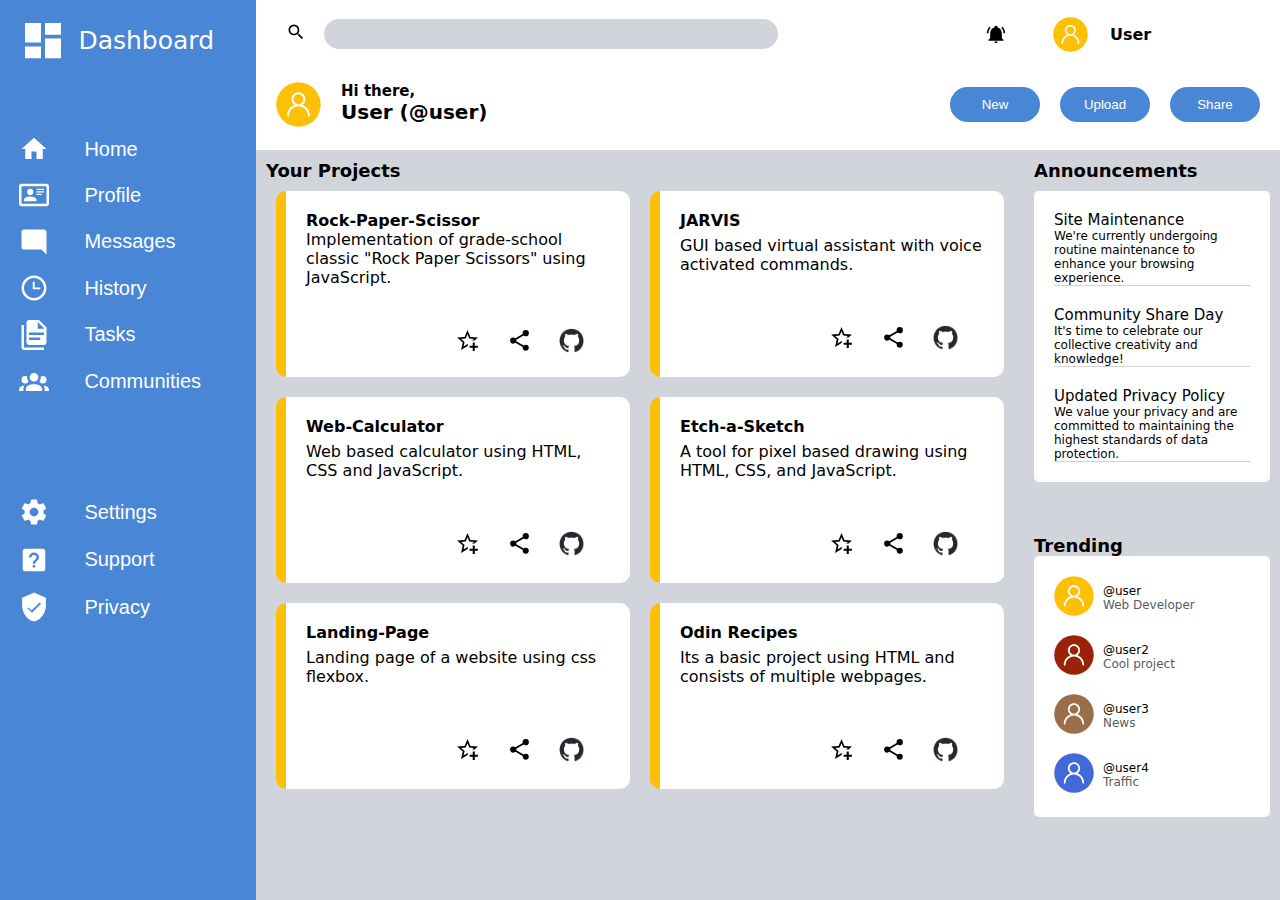
<file: admin-dashboard/index.html>
<!DOCTYPE html>
<html lang="en">

<head>
  <meta charset="UTF-8">
  <meta name="viewport" content="width=device-width, initial-scale=1.0">
  <title>Admin Dashboard</title>
  <link rel="stylesheet" href="./style.css">
</head>

<body>
  <div class="container">
    <div class="sidebar">
      <div class="sidebar-dashboard">
        <div class="dashboard-row">
          <img src="./assets/dashboard.svg" alt="">
          <div>Dashboard</div>
        </div>
      </div>
      <div class="sidebar-functions">
        <div class="sidebar-row">
          <img src="./assets/home.svg" alt="">
          <button>Home</button>
        </div>
        <div class="sidebar-row">
          <img src="./assets/profile.svg" alt="">
          <button>Profile</button>
        </div>
        <div class="sidebar-row">
          <img src="./assets/messages.svg" alt="">
          <button>Messages</button>
        </div>
        <div class="sidebar-row">
          <img src="./assets/history.svg" alt="">
          <button>History</button>
        </div>
        <div class="sidebar-row">
          <img src="./assets/tasks.svg" alt="">
          <button>Tasks</button>
        </div>
        <div class="sidebar-row">
          <img src="./assets/communities.svg" alt="">
          <button>Communities</button>
        </div>
      </div>
      <div class="sidebar-configs">
        <div class="sidebar-row">
          <img src="./assets/settings.svg" alt="">
          <button>Settings</button>
        </div>
        <div class="sidebar-row">
          <img src="./assets/support.svg" alt="">
          <button>Support</button>
        </div>
        <div class="sidebar-row">
          <img src="./assets/privacy.svg" alt="">
          <button>Privacy</button>
        </div>
      </div>

    </div>
    <div class="header">
      <div class="header-upper">
        <div class="search">
          <img src="./assets/search.svg" alt="">
        </div>
        <input type="text" class="search-bar">
        <img src="./assets/notification.svg" alt="" id="notification">
        <img src="./assets/user.svg" alt="" class="user-photo">
        <div class="user">User</div>
      </div>

      <div class="header-lower">
        <div class="user-profile">
          <img src="./assets/user.svg" alt="" class="user-photo">
          <div class="hello-user">
            <div class="greet">Hi there,</div>
            <div class="user">User (@user)</div>
          </div>
        </div>
        <div class="header-buttons">
          <div class="newbtn">
            <button>New</button>
          </div>
          <div class="upload">
            <button>Upload</button>
          </div>
          <div class="header-share">
            <button>Share</button>
          </div>
        </div>
      </div>
    </div>

    <div class="main-content">
      <div class="main-content-project">
        <div class="project-tag">Your Projects</div>
        <div class="your-projects">
          <div class="project-card">
            <div class="project-title">Rock-Paper-Scissor</div>
            <div class="about-project">Implementation of grade-school classic "Rock Paper Scissors" using JavaScript.
            </div>
            <div class="project-buttons">
              <button class="star">
                <img src="./assets/star.svg" alt="star">
              </button>
              <button class="share">
                <img src="./assets/share.svg" alt="share">
              </button>
              <button class="github">
                <img src="./assets/github.png" alt="github">
              </button>
            </div>
          </div>
          <div class="project-card">
            <div class="project-title">JARVIS</div>
            <div class="about-project">GUI based virtual assistant with voice activated commands.
            </div>
            <div class="project-buttons">
              <button class="star">
                <img src="./assets/star.svg" alt="star">
              </button>
              <button class="share">
                <img src="./assets/share.svg" alt="share">
              </button>
              <button class="github">
                <img src="./assets/github.png" alt="github">
              </button>
            </div>
          </div>
          <div class="project-card">
            <div class="project-title">Web-Calculator</div>
            <div class="about-project">Web based calculator using HTML, CSS and JavaScript.
            </div>
            <div class="project-buttons">
              <button class="star">
                <img src="./assets/star.svg" alt="star">
              </button>
              <button class="share">
                <img src="./assets/share.svg" alt="share">
              </button>
              <button class="github">
                <img src="./assets/github.png" alt="github">
              </button>
            </div>
          </div>
          <div class="project-card">
            <div class="project-title">Etch-a-Sketch</div>
            <div class="about-project">A tool for pixel based drawing using HTML, CSS, and JavaScript.
            </div>
            <div class="project-buttons">
              <button class="star">
                <img src="./assets/star.svg" alt="star">
              </button>
              <button class="share">
                <img src="./assets/share.svg" alt="share">
              </button>
              <button class="github">
                <img src="./assets/github.png" alt="github">
              </button>
            </div>
          </div>
          <div class="project-card">
            <div class="project-title">Landing-Page</div>
            <div class="about-project">Landing page of a website using css flexbox.
            </div>
            <div class="project-buttons">
              <button class="star">
                <img src="./assets/star.svg" alt="star">
              </button>
              <button class="share">
                <img src="./assets/share.svg" alt="share">
              </button>
              <button class="github">
                <img src="./assets/github.png" alt="github">
              </button>
            </div>
          </div>
          <div class="project-card">
            <div class="project-title">Odin Recipes</div>
            <div class="about-project">Its a basic project using HTML and consists of multiple webpages.
            </div>
            <div class="project-buttons">
              <button class="star">
                <img src="./assets/star.svg" alt="star">
              </button>
              <button class="share">
                <img src="./assets/share.svg" alt="share">
              </button>
              <button class="github">
                <img src="./assets/github.png" alt="github">
              </button>
            </div>
          </div>
        </div>
      </div>
      <div class="main-content-updates">
        <div class="announcement-container">
          <div class="announcements-tag">Announcements</div>
          <div class="announcements">
            <div class="announcement-content-card">
              <div class="announcement-heading">
                Site Maintenance
              </div>
              <div class="announcement-description">
                We're currently undergoing routine maintenance to enhance your browsing experience.
              </div>
            </div>
            <div class="announcement-content-card">
              <div class="announcement-heading">
                Community Share Day
              </div>
              <div class="announcement-description">
                It's time to celebrate our collective creativity and knowledge!
              </div>
            </div>
            <div class="announcement-content-card">
              <div class="announcement-heading">
                Updated Privacy Policy
              </div>
              <div class="announcement-description">
                We value your privacy and are committed to maintaining the highest standards of data
                protection.
              </div>
            </div>
          </div>
        </div>
        <div class="trending-container">
          <div class="trending-tag">Trending</div>
          <div class="trending">
            <div class="trending-card">
              <div class="trending-logo">
                <img src="./assets/user.svg" alt="profile">
              </div>
              <div class="trending-info">
                <div class="trending-username">
                  @user
                </div>
                <div class="trending-user-description">
                  Web Developer
                </div>
              </div>
            </div>

            <div class="trending-card">
              <div class="trending-logo">
                <img src="./assets/user2.svg" alt="profile">
              </div>
              <div class="trending-info">
                <div class="trending-username">
                  @user2
                </div>
                <div class="trending-user-description">
                  Cool project
                </div>
              </div>
            </div>

            <div class="trending-card">
              <div class="trending-logo">
                <img src="./assets/user3.svg" alt="profile">
              </div>
              <div class="trending-info">
                <div class="trending-username">
                  @user3
                </div>
                <div class="trending-user-description">
                  News
                </div>
              </div>
            </div>

            <div class="trending-card">
              <div class="trending-logo">
                <img src="./assets/user4.svg" alt="profile">
              </div>
              <div class="trending-info">
                <div class="trending-username">
                  @user4
                </div>
                <div class="trending-user-description">
                  Traffic
                </div>
              </div>
            </div>
          </div>
        </div>
      </div>
    </div>
  </div>
  <script src="./script.js" defer></script>
</body>

</html>
</file>
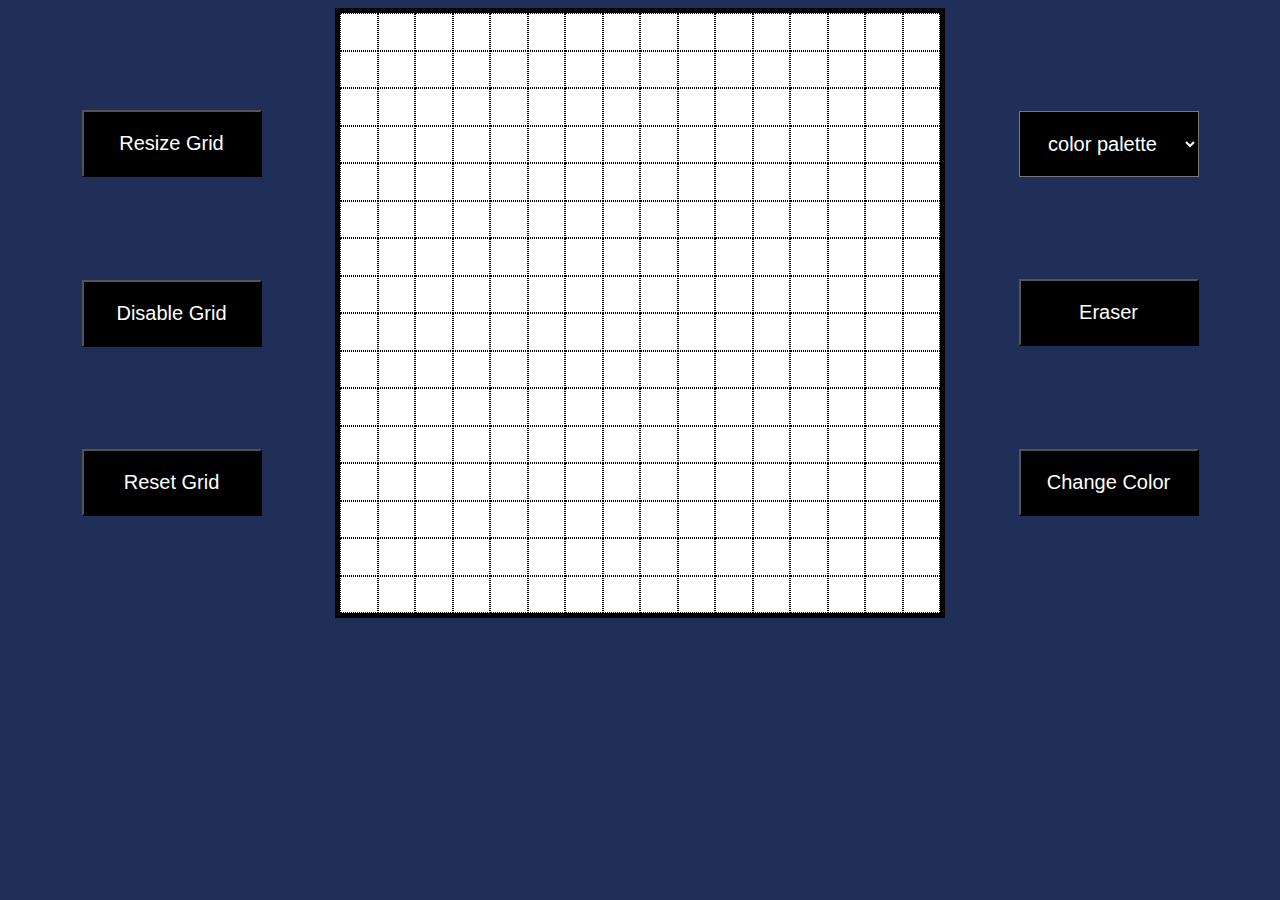
<file: etch-a-sketch/index.html>
<!DOCTYPE html>
<html lang="en">

<head>
  <meta charset="UTF-8">
  <meta name="viewport" content="width=device-width, initial-scale=1.0">
  <title>Etch-a-Sketch</title>
  <script src="script.js" defer></script>
  <link rel="stylesheet" href="style.css">
</head>

<body>
  <div id="boardContainer">
    <div id="boardControlsLeft"></div>
    <div id="board"></div>
    <div id="boardControlsRight"></div>
  </div>
</body>

</html>
</file>
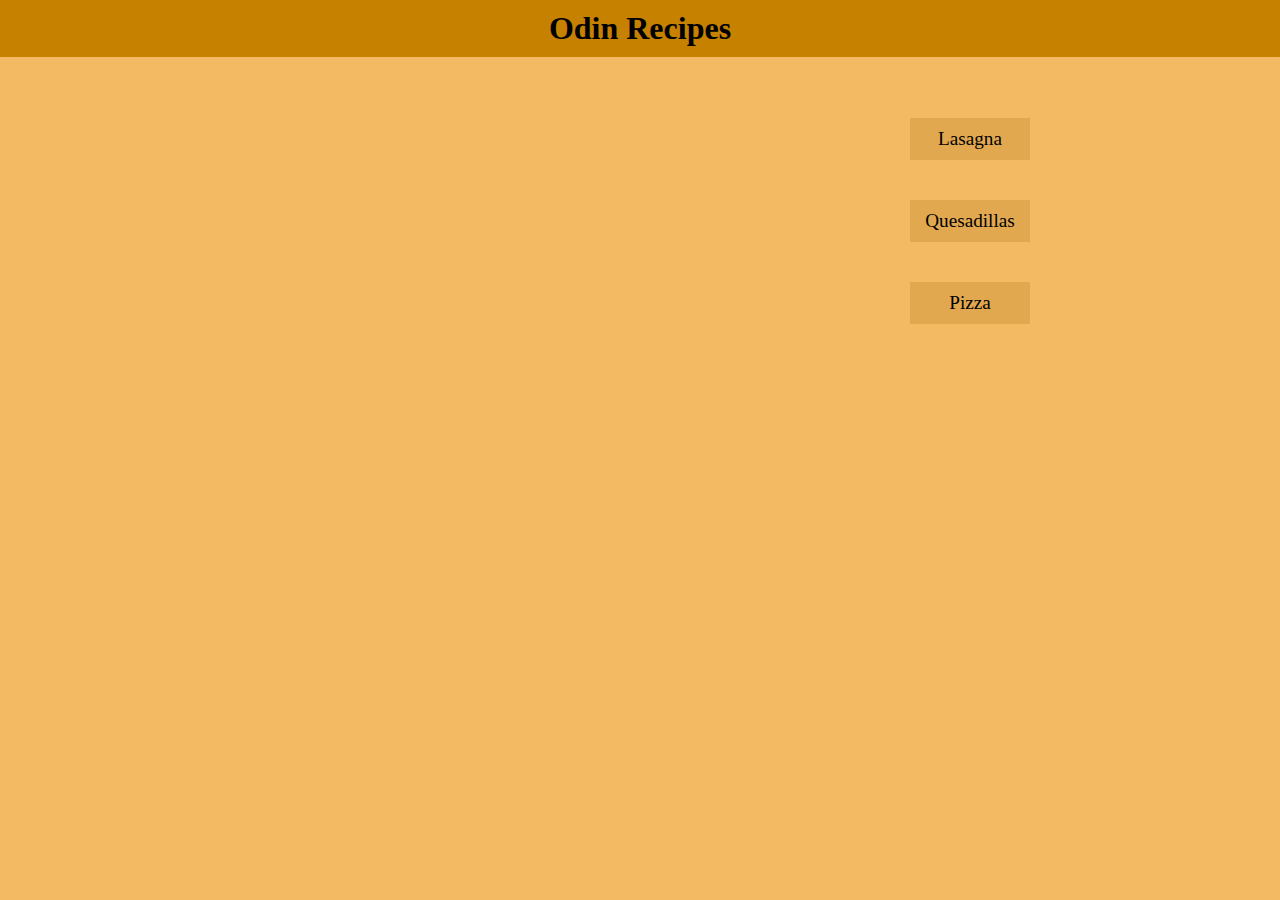
<file: odin-recipes/index.html>
<!DOCTYPE html>
<html lang="en">

<head>
  <meta charset="UTF-8">
  <meta name="viewport" content="width=device-width, initial-scale=1.0">
  <title>Odin Recipes</title>
  <link rel="stylesheet" href="styles.css">
</head>

<body>
  <h1>Odin Recipes</h1>
  <ul>
    <li><a href="recipes/lasagna.html">Lasagna</a></li>
    <li><a href="recipes/quesadillas.html">Quesadillas</a></li>
    <li><a href="recipes/pizza.html">Pizza</a></li>
  </ul>
</body>

</html>
</file>
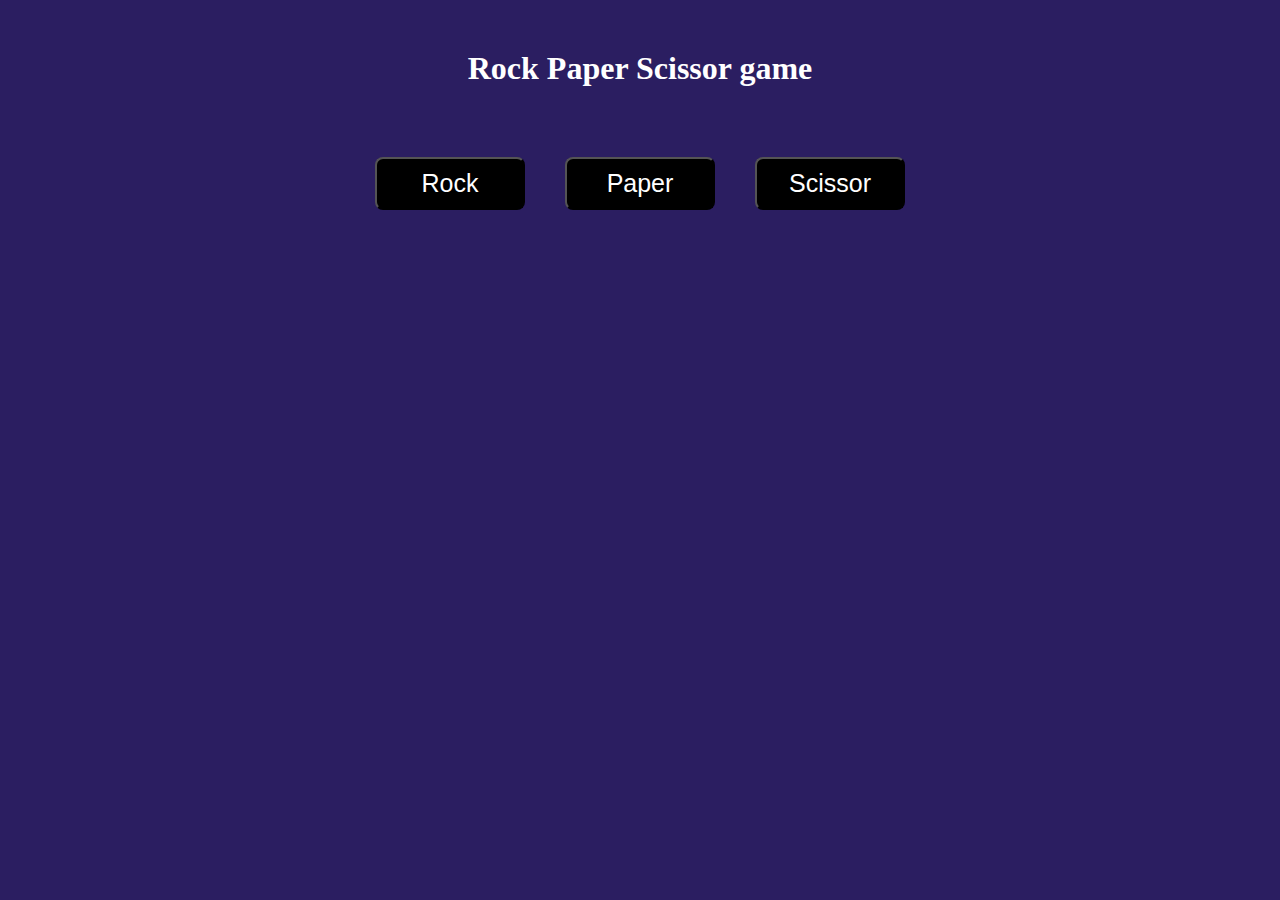
<file: rock-scissor-paper/index.html>
<!DOCTYPE html>
<html lang="en">

<head>
  <meta charset="UTF-8">
  <meta name="viewport" content="width=device-width, initial-scale=1.0">
  <script src="script.js" defer></script>
  <link rel="stylesheet" href="style.css">
  <title>Rock Paper Scissor</title>
</head>

<body>
  <h1>Rock Paper Scissor game</h1>
  <div id="mainDiv">
  </div>
</body>

</html>
</file>
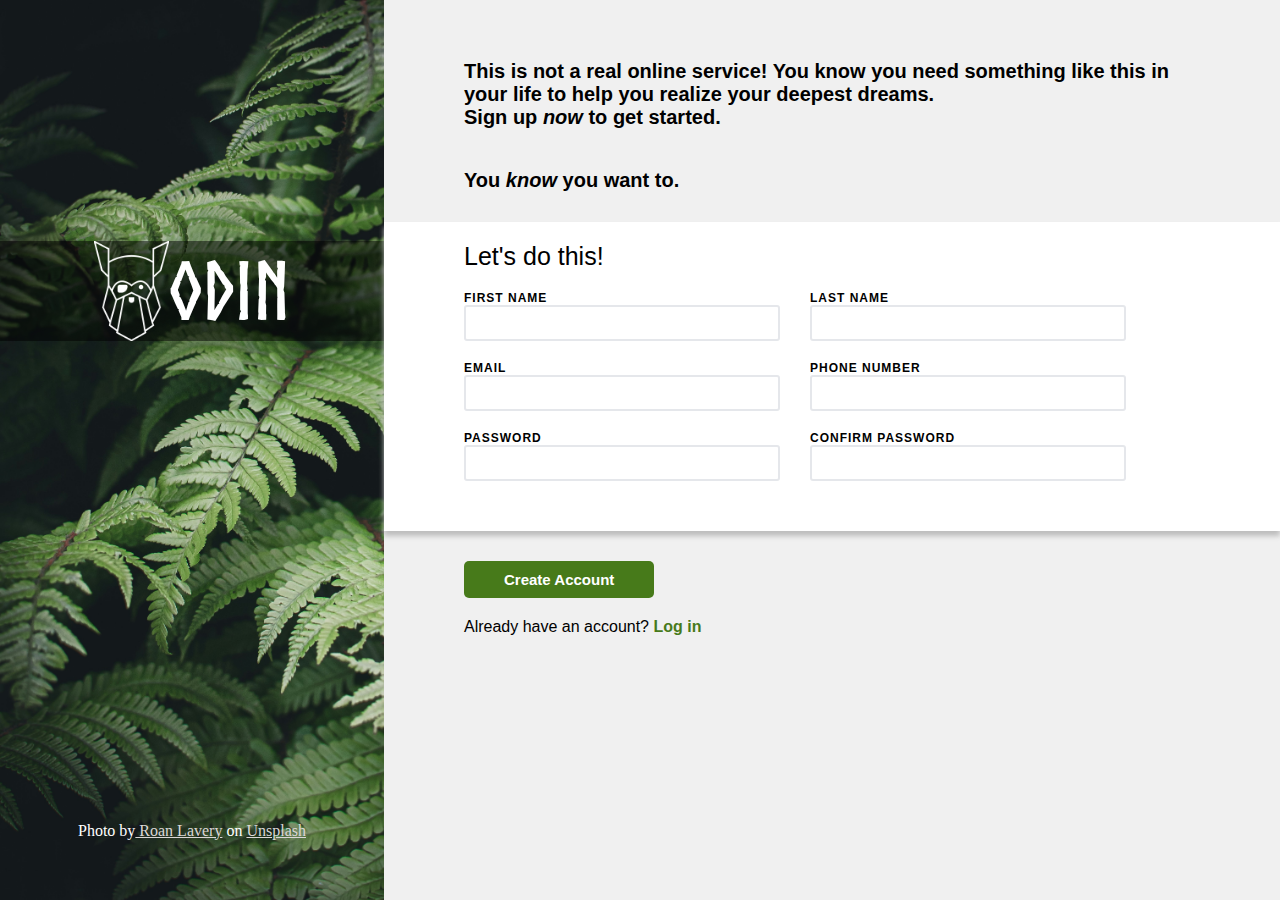
<file: sign-up-form/index.html>
<!DOCTYPE html>
<html lang="en">

<head>
  <meta charset="UTF-8">
  <meta name="viewport" content="width=device-width, initial-scale=1.0">
  <title>Sign-up Form</title>
  <link rel="stylesheet" href="style.css">
</head>

<body>
  <div id="container">
    <div class="image-container">
      <div id="odin-container">
        <img src="./images/odin-lined.png" alt="Odin Project">
        <div class="odin-text">ODIN</div>
      </div>
      <div class="credit">Photo by<a href="https://unsplash.com/@roanlavery"> Roan Lavery</a> on <a
          href="https://unsplash.com/">Unsplash</a></div>
    </div>

    <div class="form-container">
      <div class="head-text-upper">
        This is not a real online service! You know you need something like this in your life to help you realize your
        deepest dreams.
      </div>
      <div class="head-text-middle">Sign up <em>now</em> to get started.</div>
      <div class="head-text-lower">
        You <em>know</em> you want to.
      </div>


      <div class="form-content">
        <div class="form-text">Let's do this!</div>
        <form action="#" id="signup-form">
          <div class="row">
            <div class="left-column">
              <label for="first_name">First Name</label>
              <input type="text" id="first_name" name="first_name" required>
            </div>
            <div class="right-column">
              <label for="last_name">Last Name</label>
              <input type="text" id="last_name" name="last_name" required>
            </div>
          </div>

          <div class="row">
            <div class="left-column">
              <label for="email">Email</label>
              <input type="email" id="email" name="email" required>
            </div>
            <div class="right-column">
              <label for="phone-number">Phone Number</label>
              <input type="number" id="phone-number" name="phone_number" required>
            </div>
          </div>

          <div class="row">
            <div class="left-column">
              <label for="password">Password</label>
              <input type="password" id="password" name="password" required>
            </div>
            <div class="right-column">
              <label for="confirm-password">Confirm Password</label>
              <input type="password" id="confirm-password" name="confirm_password" required>
            </div>
          </div>
        </form>
      </div>
      <div id="password-message">
        <h3>Password must contain the following:</h3>
        <p id="lower-case" class="invalid">A <b>lowercase</b> letter</p>
        <p id="upper-case" class="invalid">A <b>uppercase</b> letter</p>
        <p id="number" class="invalid">A <b>number</b></p>
        <p id="length" class="invalid">Minimum <b>8 characters</b></p>
      </div>
      <div class="signup-container">
        <button type="submit" form="signup-form" class="btn">Create Account</button>
        <div class="login">Already have an account? <a href="./login.html" class="login-link">Log in</a>
        </div>
      </div>
    </div>
  </div>
  </div>
  <script src="./script.js"></script>
</body>

</html>
</file>
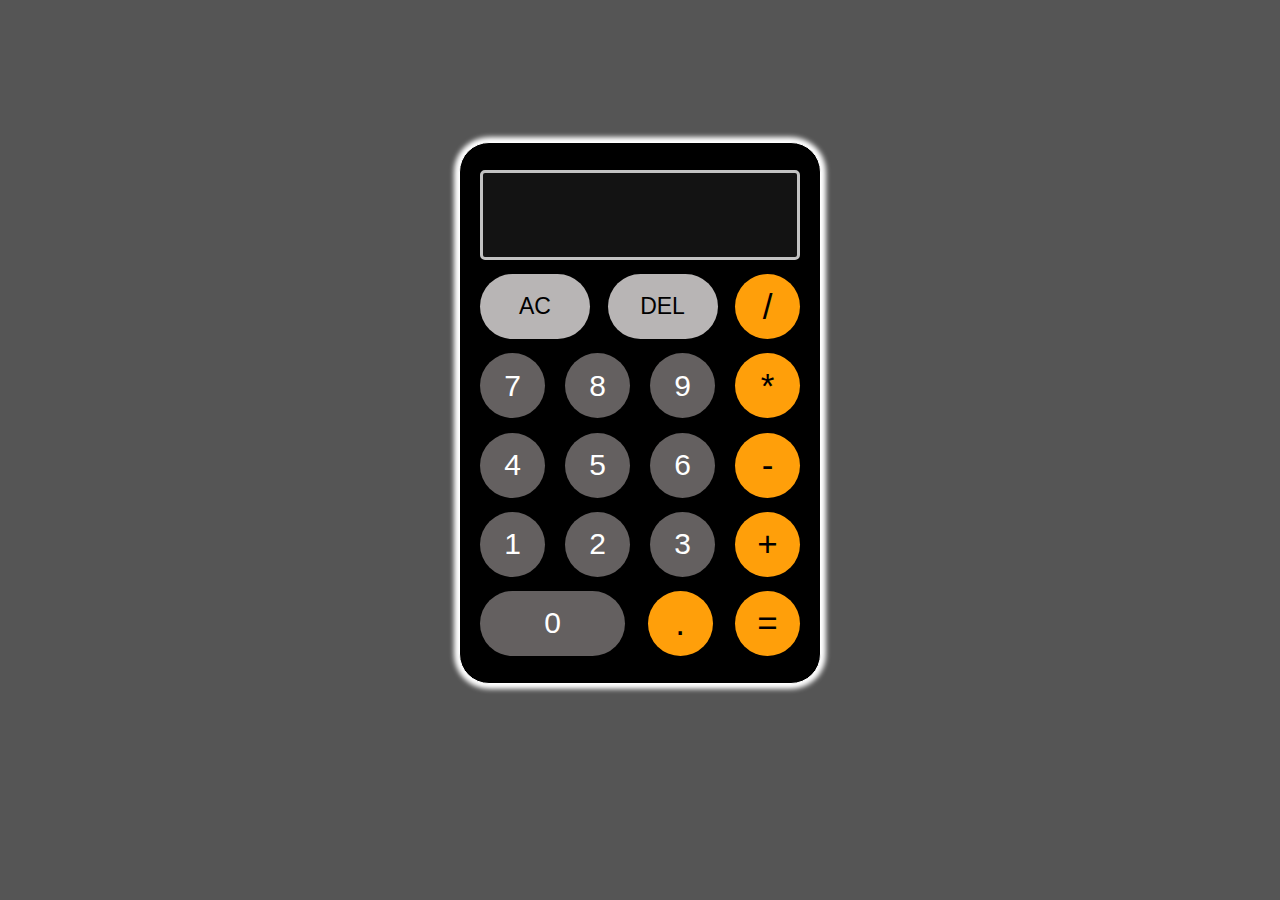
<file: web-calculatore/index.html>
<!DOCTYPE html>
<html lang="en">

<head>
  <meta charset="UTF-8">
  <meta name="viewport" content="width=device-width, initial-scale=1.0">
  <link rel="stylesheet" href="style.css">
  <title>calculator</title>
</head>


<body>
  <script src="script.js"></script>
</body>

</html>
</file>
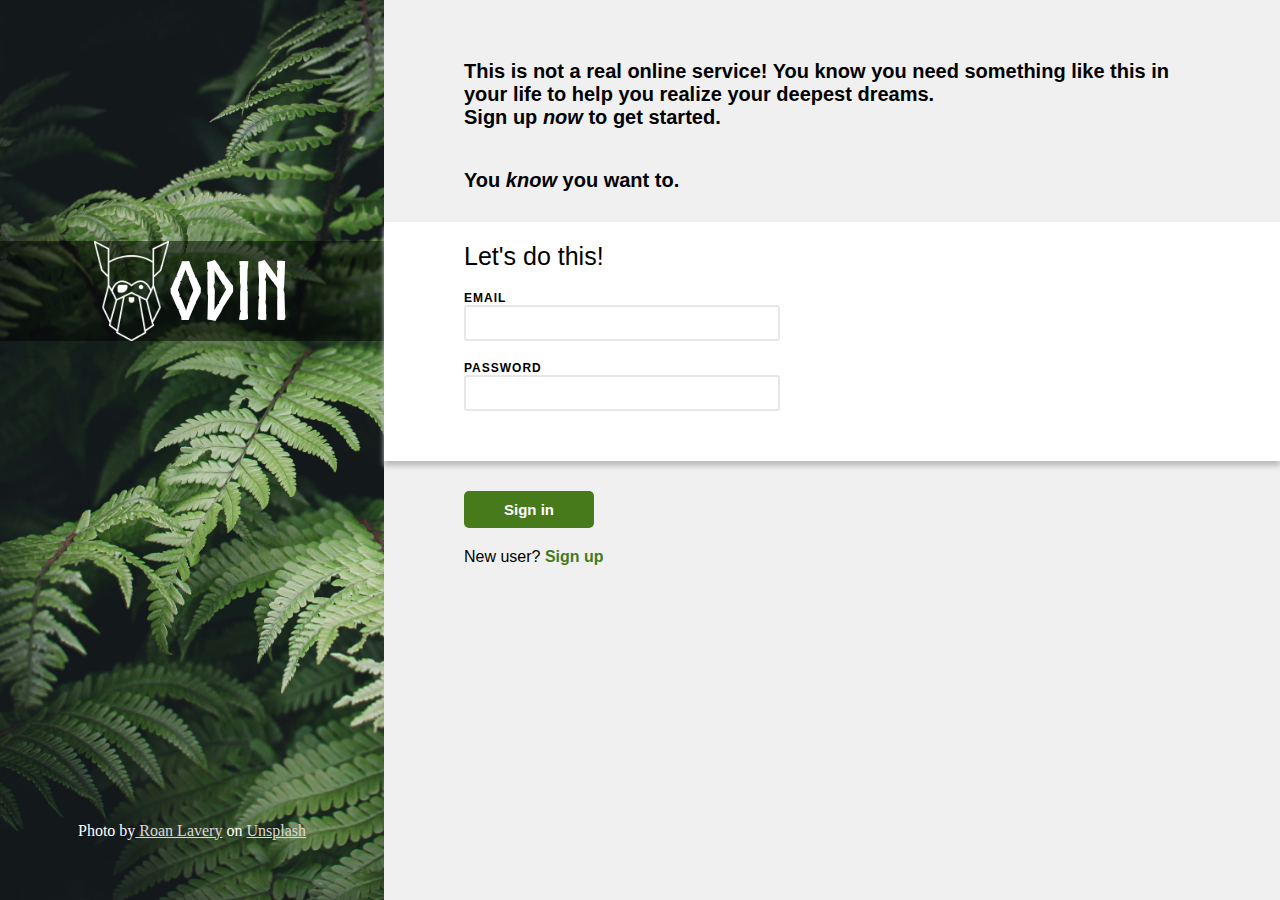
<file: sign-up-form/login.html>
<!DOCTYPE html>
<html lang="en">

<head>
  <meta charset="UTF-8">
  <meta name="viewport" content="width=device-width, initial-scale=1.0">
  <title>Sign-up Form</title>
  <link rel="stylesheet" href="style.css">
</head>

<body>
  <div id="container">
    <div class="image-container">
      <div id="odin-container">
        <img src="./images/odin-lined.png" alt="Odin Project">
        <div class="odin-text">ODIN</div>
      </div>
      <div class="credit">Photo by<a href="https://unsplash.com/@roanlavery"> Roan Lavery</a> on <a
          href="https://unsplash.com/">Unsplash</a></div>
    </div>

    <div class="form-container">
      <div class="head-text-upper">
        This is not a real online service! You know you need something like this in your life to help you realize your
        deepest dreams.
      </div>
      <div class="head-text-middle">Sign up <em>now</em> to get started.</div>
      <div class="head-text-lower">
        You <em>know</em> you want to.
      </div>


      <div class="form-content">
        <div class="form-text">Let's do this!</div>
        <form action="#" id="login-form">
          <div class="row">
            <div class="left-column">
              <label for="email">Email</label>
              <input type="email" id="email" name="email" required>
            </div>
          </div>

          <div class="row">
            <div class="left-column">
              <label for="login-password">Password</label>
              <input type="password" id="login-password" name="password" required>
            </div>
          </div>
        </form>
      </div>

      <div class="signup-container">
        <button type="submit" form="login-form" class="btn">Sign in</button>
        <div class="login">New user? <a href="./index.html" class="sign-up-link">Sign up</a>
        </div>
      </div>
    </div>
  </div>
  </div>
  <script src="./script.js"></script>
</body>

</html>
</file>
<file: admin-dashboard/style.css>
body {
  margin: 0;
  padding: 0;
  font-family: system-ui, -apple-system, BlinkMacSystemFont, 'Segoe UI', Roboto, Oxygen, Ubuntu, Cantarell, 'Open Sans', 'Helvetica Neue', sans-serif;
}

.container {
  height: 100vh;
  width: 100vw;
  display: grid;
  grid-template-columns: 1fr 4fr;
  grid-template-rows: 1fr 5fr;
}

.sidebar {
  background-color: rgb(73, 134, 214);
  grid-row: 1 / 3;
  display: grid;
  grid-template-rows: 1.3fr 3fr 1fr 1.5fr 3fr;
  padding: 0.7rem 0 0 1.2rem;
}

.sidebar-functions {
  display: grid;
  gap: 0.4rem;
}

.sidebar-configs {
  display: grid;
  grid-row: 4/5;
  gap: 0.4rem;
}

.dashboard-row {
  display: grid;
  grid-template-columns: 1fr 3fr;
  align-items: center;
  justify-content: center;
  color: white;
  font-size: 1.563rem;

  & img {
    height: 80%;
    width: auto;
  }
}

.sidebar-row {
  display: grid;
  grid-template-columns: 1fr 3fr;
  align-items: center;
  justify-content: center;

  & img {
    height: 1.875rem;
    width: auto;
  }

  & button {
    background-color: transparent;
    border: none;
    color: white;
    font-size: 1.25rem;
    text-align: left;
    width: fit-content;
  }
}


.header {
  background-color: white;
  display: grid;
  grid-template-rows: 2fr 3fr;
  padding: 10px 20px 10px;
  gap: 10px;
}

.header-upper {
  display: grid;
  grid-template-columns: 0.7fr 500px 2fr 1fr 80px 150px;
  align-items: center;
  justify-items: center;

  & .user {
    font-weight: 700;
    justify-self: start;
  }

  & .user-photo {
    height: 35px;
  }
}

.header img {
  height: 20px;
}

.search-bar {
  background-color: #d1d5db;
  border-radius: 30px;
  border: none;
  width: 90%;
  justify-self: self-start;
  height: 60%;
}

.search {
  justify-self: start;
  padding: 10px;
}

#notification {
  grid-column: 4 / 5;
}

.header-lower {
  display: flex;
  justify-content: space-between;
  align-items: center;

  & .user-photo {
    height: 45px;
  }

  & .user {
    font-size: 20px;
    font-weight: 700
  }
}

.hello-user {
  padding-left: 20px;
}

.greet {
  font-size: 15px;
  font-weight: 600;
}

.header-buttons {
  display: flex;
  justify-content: space-evenly;
  gap: 20px;

  & button {
    background-color: rgb(73, 134, 214);
    color: white;
    border: none;
    border-radius: 20px;
    height: 35px;
    width: 90px;
  }
}

.user-profile {
  display: flex;
}

.main-content {
  background-color: #d1d5db;
  display: grid;
  grid-template-columns: 3fr 1fr;
}

.main-content-project {
  padding: 10px;
}

.project-tag,
.announcements-tag,
.trending-tag {
  font-weight: 600;
  font-size: 18px;
}

.your-projects {
  display: grid;
  /* overflow: auto; */
  grid-template-columns: repeat(2, 1fr);
  grid-template-rows: repeat(3, 1fr);
  min-width: 450px;
  gap: 20px;
  padding: 10px;
}

.project-card {
  background-color: white;
  border-radius: 10px;
  border-left-color: rgb(254, 192, 6);
  border-left-width: 10px;
  border-left-style: solid;
  display: grid;
  padding: 20px;
}

.project-title {
  font-weight: 700;
}

.main-content-updates {
  padding: 10px;
  display: grid;
  grid-template-rows: 1fr 1fr;
  gap: 20px;
}

.announcements {
  background-color: white;
  padding: 5px;
  margin-top: 10px;
  border-radius: 5px;
}

.announcement-content-card {
  margin: 10px;
  padding: 5px;
}

.announcement-heading {
  font-size: 15px;
  font-weight: 500;
}

.announcement-description {
  display: -webkit-box;
  -webkit-line-clamp: 4;
  -webkit-box-orient: vertical;
  overflow: hidden;
  text-overflow: ellipsis;
  font-size: 12px;
  border-bottom-color: lightgray;
  border-bottom-width: 1px;
  border-bottom-style: solid;
}

.trending {
  background-color: white;
  border-radius: 5px;
  padding: 20px;
  display: grid;
  grid-template-rows: repeat(4, 1fr);
  gap: 15px;
}

.trending-card {
  display: grid;
  grid-template-columns: 1fr 3fr;
  align-items: center;
}

.trending-info {
  font-size: 12px;
}

.trending-username {
  font-weight: 500;
}

.trending-user-description {
  color: rgb(92, 92, 92);
}

.trending-logo img {
  height: 40px;
}

.project-buttons {
  padding: 40px 20px 0 20px;
  justify-self: end;
  display: flex;
  gap: 15px;

  & img {
    height: 25px;
    width: auto;
  }

  & button {
    background-color: inherit;
    border: none;
    cursor: pointer;
  }
}

button:hover {
  transform: scale(1.3);
}

#notification:hover {
  cursor: pointer;
  animation: tilt-shaking 0.55s infinite;
}

@keyframes tilt-shaking {
  0% {
    transform: rotate(0deg);
  }

  25% {
    transform: rotate(5deg);
  }

  50% {
    transform: rotate(0deg);
  }

  75% {
    transform: rotate(-5deg);
  }

  100% {
    transform: rotate(0deg);
  }
}
</file>
<file: etch-a-sketch/style.css>
body {
  background-color: rgb(32, 47, 88);
}

#boardContainer {
  display: flex;
  justify-content: space-evenly;
}

#boardControlsLeft {
  display: flex;
  flex-direction: column;
  justify-content: space-evenly;
}

#boardControlsRight {
  display: flex;
  flex-direction: column;
  justify-content: space-evenly;
  align-items: center;
}

#board {
  display: flex;
  flex-direction: column;
  width: 600px;
  height: 600px;
  border: 5px solid black;
  background-color: white;
}

.row {
  display: flex;
  flex-grow: 1;
}

.block {
  flex-grow: 1;
}

.blockborder {
  border: 1px dotted black;
}

button,
select {
  padding: 20px;
  font-size: 20px;
  width: 180px;
  text-align: center;
  color: white;
  background-color: black;
}
</file>
<file: odin-recipes/styles.css>
h1 {
  background-color: rgb(199, 129, 0);
  text-align: center;
  margin-top: 0;
  padding: 10px;
}

body {
  background-color: rgb(243, 186, 99);
  margin: 0;
  padding: 0;
}

li {
  margin: 20px;
  list-style: none;
  background-color: rgb(226, 168, 80);
  width: 100px;
  padding: 10px;
  text-align: center;
  font-size: larger;
  margin-bottom: 40px;
  font-weight: 500;
}

ul {
  padding: 20px;
  margin-left: 870px;
}

a {
  color: black;
  text-decoration: none;
}

li:hover {
  background-color: rgb(182, 132, 57);
}

img {
  margin: 30px 750px;
  width: 400px;
  height: auto;
  border: 6px solid rgb(199, 129, 0);
  border-radius: 10px;
}

h3 {
  background-color: rgb(228, 160, 59);
  text-align: center;
  margin: 35px 850px 1px;
  padding: 10px;
  width: 200px;
}

p {
  width: 600px;
  text-align: center;
  margin: 15px 650px;
}

ul.recipe-list {
  text-align: center;
  margin-top: -20px;
}

.recipe-list li {
  width: 400px;
  text-align: center;
  margin-bottom: -10px;
  margin-left: -140px;
}

.recipe-steps li {
  width: 700px;
  text-align: center;
  margin-left: 550px;
  margin-bottom: -10px;
}
</file>
<file: rock-scissor-paper/style.css>
body {
  background-color: rgb(43, 30, 97);
}

h1 {
  text-align: center;
  margin: 50px;
  color: white;
}

#mainDiv {
  text-align: center;
}

h2 {
  color: white;
  white-space: pre-wrap;
}
</file>
<file: sign-up-form/style.css>
body {
  display: flex;
  padding: 0;
  margin: 0;
  min-height: 100vh;
  min-width: 100vw;
}

#container {
  display: flex;
  flex-grow: 1;
}

.image-container {
  background-image: url("./images/leaves-background.jpg");
  width: clamp(300px, 30%, 700px);
  background-size: cover;
  display: flex;
  flex-shrink: 0;
  flex-direction: column;
  align-items: center;
  justify-content: space-around;
}

#odin-container {
  display: flex;
  justify-content: center;
  align-items: center;
  width: 100%;
  background-color: rgba(0, 0, 0, 0.5);
  margin-bottom: 22.5rem;
  margin-top: 11.25rem;

  & img {
    height: 6.25rem;
    width: auto;
  }
}

.odin-text {
  font-family: norse-bold;
  color: white;
  font-size: 80px;
}

.credit {
  color: white;

  & a {
    color: rgb(219, 215, 215);
  }
}

@font-face {
  font-family: norse-bold;
  src: url("./Norse-Bold.otf");
}


.form-container {
  font-family: 'Trebuchet MS', 'Lucida Sans Unicode', 'Lucida Grande', 'Lucida Sans', Arial, sans-serif;
  display: flex;
  flex-direction: column;
  background-color: rgb(240, 240, 240);
}

.head-text-upper {
  display: flex;
  flex-wrap: wrap;
  font-size: 20px;
  padding: 60px 80px 0;
  font-weight: 700;
}

.head-text-middle {
  padding: 0 80px 20px;
  font-size: 20px;
  font-weight: 700;
}

.head-text-lower {
  font-family: 'Trebuchet MS', 'Lucida Sans Unicode', 'Lucida Grande', 'Lucida Sans', Arial, sans-serif;
  padding: 20px 80px 0;
  font-size: 20px;
  font-weight: 700;
  margin-bottom: 30px;
}

.form-content {
  display: flex;
  flex-direction: column;
  padding: 20px 80px 30px;
  background-color: white;
  box-shadow: 0 5px 5px rgb(189, 189, 189);
}

.form-text {
  text-transform: none;
  padding-bottom: 20px;
  font-size: 25px;
}

#signup-form,
#login-form {
  letter-spacing: 1px;
  font-weight: 600;
  text-transform: uppercase;
}

.row {
  display: flex;
  flex-direction: row;
  margin-bottom: 20px;
}

.left-column,
.right-column {
  display: flex;
  flex-direction: column;
}

.left-column {
  margin-right: 30px;
}

input {
  border: 2px solid #E5E7EB;
  height: 20px;
  border-radius: 3px;
  padding: 6px;
  font-size: 18px;
  width: 300px;
  letter-spacing: 1px;
}

label {
  font-size: 12px;
}

input:focus {
  outline: 2px solid blue;
}

.signup-container {
  padding: 30px 80px 20px;
}

.btn {
  padding: 10px 40px;
  margin-bottom: 20px;
  border-radius: 5px;
  color: white;
  background-color: #477a1a;
  font-size: 15px;
  border: none;
  font-weight: 600;
}

.btn:hover {
  background-color: #5a9923;
  box-shadow: 0 3px 5px rgb(126, 126, 126);
}

.login-link,
.sign-up-link {
  text-decoration: none;
  color: #477a1a;
  font-weight: 600;

  &:hover {
    color: #2d550b;
    text-decoration: underline;
  }
}

#password-message {
  background-color: lightgray;
  font-family: 'Trebuchet MS', 'Lucida Sans Unicode', 'Lucida Grande', 'Lucida Sans', Arial, sans-serif;
  padding: 0 80px 0;
}

#password-message {
  display: none;

  & p {
    padding: 0px 35px;
    font-size: 16px;
  }
}

.valid {
  color: green;
}

.valid:before {
  position: relative;
  left: -35px;
  content: "✔";
}

.invalid {
  color: red;
}

.invalid:before {
  position: relative;
  left: -35px;
  content: "✖";
}
</file>
<file: web-calculatore/style.css>
body {
  background-color: rgb(85, 85, 85);
}

#calc-container {
  display: flex;
  justify-content: center;
  align-items: center;
  height: 90vh;
}

#calculator {
  background-color: aliceblue;
  padding: 20px;
  height: 500px;
  width: 320px;
  border: 1px white solid;
  display: flex;
  flex-direction: column;
  justify-content: space-around;
  background-color: black;
  border-radius: 30px;
  box-shadow: 0 0 5px 5px white;
}

.display {
  width: 100%;
  height: 80px;
  background-color: rgb(19, 19, 19);
  border: 3px rgb(194, 194, 194) solid;
  border-radius: 5px;
  padding-bottom: 4px;
  font-family: "digital-font";
  color: red;
  font-size: 70px;
  display: flex;
  justify-content: flex-end;
  align-items: flex-end;
  white-space: nowrap;
  overflow: hidden;
}

.row {
  display: flex;
  justify-content: space-between;
  gap: 10px;
}

.number {
  border-radius: 50%;
  width: 65px;
  height: 65px;
  font-size: 30px;
  color: white;
  background-color: rgb(100, 96, 96);
}

.operator {
  border-radius: 50%;
  width: 65px;
  height: 65px;
  font-size: 35px;
  color: black;
  background-color: rgb(255, 159, 10);
}

.decimal {
  font-size: 35px;
}

.largebutton {
  border-radius: 65px;
  height: 65px;
  width: 110px;
  font-size: 23px;
  background-color: rgb(184, 181, 181);
}

.number.zero {
  border-radius: 60px;
  width: 145px;
  height: 65px;
  font-size: 30px;
  color: white;
  background-color: rgb(100, 96, 96);
}

.row button.number:hover,
button.zero:hover {
  background-color: rgb(141, 137, 137);
}

.row button.operator:hover {
  background-color: rgb(250, 196, 116);
}

.row button.largebutton:hover {
  background-color: rgb(136, 136, 136)
}

button {
  border: none;
}


@font-face {
  font-family: 'digital-font';
  src: url('./digital-7.ttf');
}
</file>
